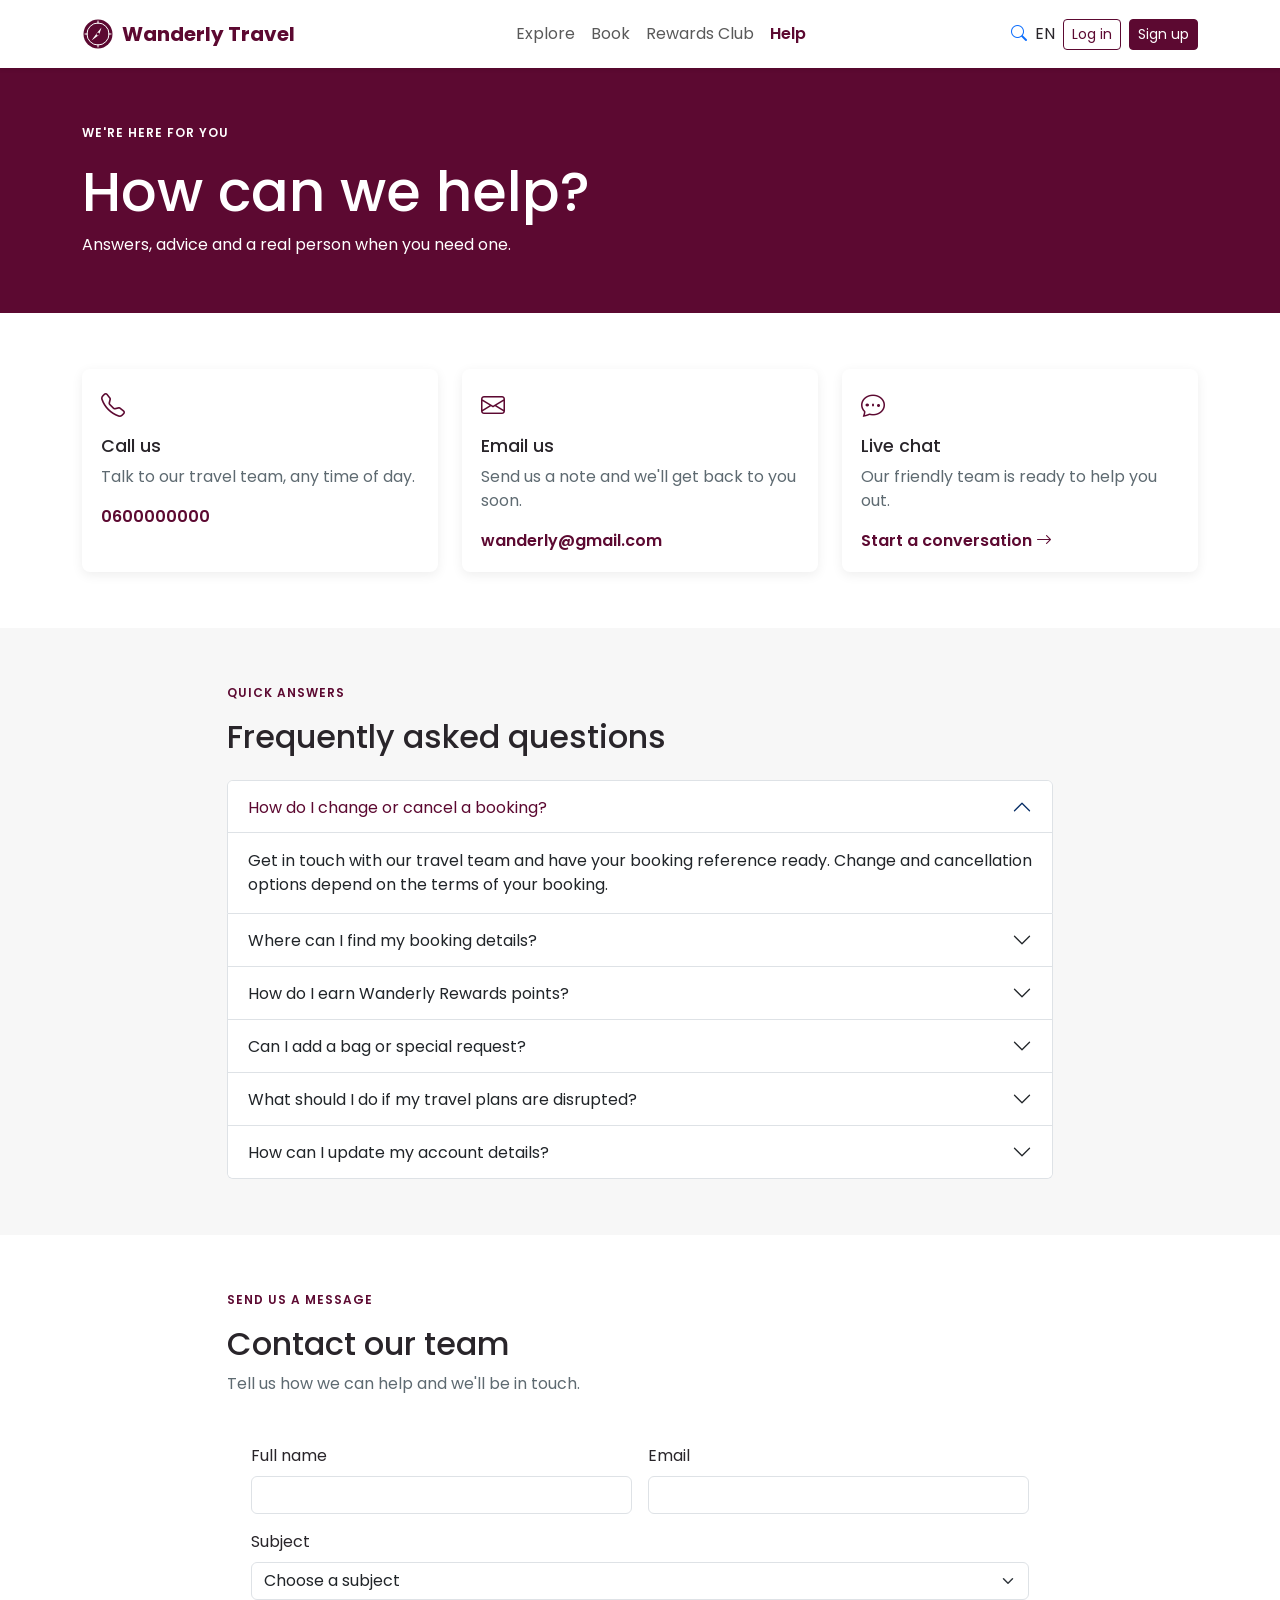
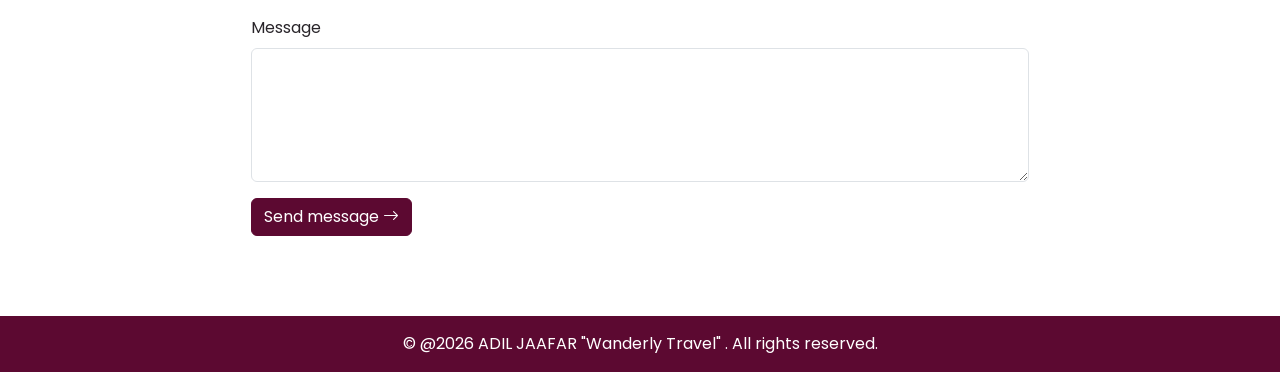
<file: help.html>
<!doctype html>
<html lang="en">
  <head>
    <meta charset="utf-8">
    <meta name="viewport" content="width=device-width, initial-scale=1">
    <meta name="description" content="Get help with your Wanderly Travel plans and bookings.">
    <title>How can we help? | Wanderly Travel</title>
    <link href="https://cdn.jsdelivr.net/npm/bootstrap@5.3.3/dist/css/bootstrap.min.css" rel="stylesheet">
    <link href="https://cdn.jsdelivr.net/npm/bootstrap-icons@1.11.3/font/bootstrap-icons.css" rel="stylesheet">
    <link href="https://fonts.googleapis.com/css2?family=Poppins:wght@400;500;600;700&display=swap" rel="stylesheet">
    <link href="style.css" rel="stylesheet">
  </head>
  <body>
    <nav class="navbar navbar-expand-lg navbar-light bg-white sticky-top shadow-sm">
      <div class="container">
        <a class="navbar-brand logo" href="index.html">
          <img src="wanderly-logo.svg" alt="Wanderly Travel logo">
          <span>Wanderly Travel</span>
        </a>
        <button class="navbar-toggler" type="button" data-bs-toggle="collapse" data-bs-target="#navLinks" aria-controls="navLinks" aria-expanded="false" aria-label="Toggle navigation">
          <span class="navbar-toggler-icon"></span>
        </button>
        <div class="collapse navbar-collapse" id="navLinks">
          <ul class="navbar-nav mx-auto">
            <li class="nav-item">
              <a class="nav-link" href="explore.html">Explore</a>
            </li>
            <li class="nav-item">
              <a class="nav-link" href="book.html">Book</a>
            </li>
            <li class="nav-item">
              <a class="nav-link" href="rewards.html">Rewards Club</a>
            </li>
            <li class="nav-item">
              <a class="nav-link active" href="help.html">Help</a>
            </li>
          </ul>
          <div class="nav-buttons d-flex align-items-center gap-2">
            <a class="search-link" href="#" aria-label="Search">
              <i class="bi bi-search"></i>
            </a>
            <span class="language">EN</span>
            <a class="btn btn-outline-main btn-sm" href="rewards.html">Log in</a>
            <a class="btn btn-main btn-sm" href="rewards.html">Sign up</a>
          </div>
        </div>
      </div>
    </nav>
    <main>
      <header class="banner">
        <div class="container">
          <p class="sub-title text-white">WE'RE HERE FOR YOU</p>
          <h1>How can we help?</h1>
          <p>Answers, advice and a real person when you need one.</p>
        </div>
      </header>
      <section class="section">
        <div class="container">
          <div class="row g-4">
            <div class="col-md-4">
              <div class="contact">
                <span class="icon">
                  <i class="bi bi-telephone"></i>
                </span>
                <h2>Call us</h2>
                <p>Talk to our travel team, any time of day.</p>
                <a href="tel:0600000000" class="simple-link">0600000000</a>
              </div>
            </div>
            <div class="col-md-4">
              <div class="contact">
                <span class="icon">
                  <i class="bi bi-envelope"></i>
                </span>
                <h2>Email us</h2>
                <p>Send us a note and we'll get back to you soon.</p>
                <a href="mailto:hello@wanderly.example" class="simple-link">wanderly@gmail.com</a>
              </div>
            </div>
            <div class="col-md-4">
              <div class="contact">
                <span class="icon">
                  <i class="bi bi-chat-dots"></i>
                </span>
                <h2>Live chat</h2>
                <p>Our friendly team is ready to help you out.</p>
                <a href="#" class="simple-link">
                  Start a conversation
                  <i class="bi bi-arrow-right"></i>
                </a>
              </div>
            </div>
          </div>
        </div>
      </section>
      <section class="section bg-light-custom">
        <div class="container faq">
          <div class="heading">
            <p class="sub-title">QUICK ANSWERS</p>
            <h2>Frequently asked questions</h2>
          </div>
          <div class="accordion" id="faqList">
            <div class="accordion-item">
              <h3 class="accordion-header">
                <button class="accordion-button" type="button" data-bs-toggle="collapse" data-bs-target="#answer1" aria-expanded="true" aria-controls="answer1">How do I change or cancel a booking?</button>
              </h3>
              <div id="answer1" class="accordion-collapse collapse show" data-bs-parent="#faqList">
                <div class="accordion-body">Get in touch with our travel team and have your booking reference ready. Change and cancellation options depend on the terms of your booking.</div>
              </div>
            </div>
            <div class="accordion-item">
              <h3 class="accordion-header">
                <button class="accordion-button collapsed" type="button" data-bs-toggle="collapse" data-bs-target="#answer2" aria-expanded="false" aria-controls="answer2">Where can I find my booking details?</button>
              </h3>
              <div id="answer2" class="accordion-collapse collapse" data-bs-parent="#faqList">
                <div class="accordion-body">Your booking confirmation includes your itinerary and reference. Check your inbox, including your junk folder, for the email from Wanderly Travel.</div>
              </div>
            </div>
            <div class="accordion-item">
              <h3 class="accordion-header">
                <button class="accordion-button collapsed" type="button" data-bs-toggle="collapse" data-bs-target="#answer3" aria-expanded="false" aria-controls="answer3">How do I earn Wanderly Rewards points?</button>
              </h3>
              <div id="answer3" class="accordion-collapse collapse" data-bs-parent="#faqList">
                <div class="accordion-body">Sign in to your rewards account before you book eligible trips and your points will be added according to the booking terms.</div>
              </div>
            </div>
            <div class="accordion-item">
              <h3 class="accordion-header">
                <button class="accordion-button collapsed" type="button" data-bs-toggle="collapse" data-bs-target="#answer4" aria-expanded="false" aria-controls="answer4">Can I add a bag or special request?</button>
              </h3>
              <div id="answer4" class="accordion-collapse collapse" data-bs-parent="#faqList">
                <div class="accordion-body">Many airlines and hotels let you add requests after booking. Contact us and we'll help you check the options for your trip.</div>
              </div>
            </div>
            <div class="accordion-item">
              <h3 class="accordion-header">
                <button class="accordion-button collapsed" type="button" data-bs-toggle="collapse" data-bs-target="#answer5" aria-expanded="false" aria-controls="answer5">What should I do if my travel plans are disrupted?</button>
              </h3>
              <div id="answer5" class="accordion-collapse collapse" data-bs-parent="#faqList">
                <div class="accordion-body">Check messages from your airline or provider and contact our support team. We'll help you understand the next steps available for your booking.</div>
              </div>
            </div>
            <div class="accordion-item">
              <h3 class="accordion-header">
                <button class="accordion-button collapsed" type="button" data-bs-toggle="collapse" data-bs-target="#answer6" aria-expanded="false" aria-controls="answer6">How can I update my account details?</button>
              </h3>
              <div id="answer6" class="accordion-collapse collapse" data-bs-parent="#faqList">
                <div class="accordion-body">Log in to your Wanderly Rewards account to update your details. For security-related changes, our team may ask you to confirm your identity.</div>
              </div>
            </div>
          </div>
        </div>
      </section>
      <section class="section">
        <div class="container form-box">
          <div class="heading">
            <p class="sub-title">SEND US A MESSAGE</p>
            <h2>Contact our team</h2>
            <p>Tell us how we can help and we'll be in touch.</p>
          </div>
          <form data-validate-form novalidate>
            <div class="row g-3">
              <div class="col-md-6">
                <label class="form-label" for="name">Full name</label>
                <input class="form-control" id="name" name="name" required>
              </div>
              <div class="col-md-6">
                <label class="form-label" for="email">Email</label>
                <input class="form-control" id="email" name="email" type="email" required>
              </div>
              <div class="col-12">
                <label class="form-label" for="subject">Subject</label>
                <select class="form-select" id="subject" name="subject" required>
                  <option value="">Choose a subject</option>
                  <option>Existing booking</option>
                  <option>Rewards membership</option>
                  <option>New trip enquiry</option>
                  <option>Other question</option>
                </select>
              </div>
              <div class="col-12">
                <label class="form-label" for="message">Message</label>
                <textarea class="form-control" id="message" name="message" rows="5" minlength="10" required></textarea>
              </div>
              <div class="col-12">
                <button class="btn btn-main" type="submit">
                  Send message
                  <i class="bi bi-arrow-right"></i>
                </button>
              </div>
            </div>
            <div class="form-message" aria-live="polite"></div>
          </form>
        </div>
      </section>
    </main>
    <footer class="footer">
      <div class="container">
        <p>&copy; @2026 ADIL JAAFAR "Wanderly Travel" . All rights reserved.</p>
      </div>
    </footer>
    <script src="https://cdn.jsdelivr.net/npm/bootstrap@5.3.3/dist/js/bootstrap.bundle.min.js"></script>
    <script src="script.js"></script>
  </body>
</html>
</file>
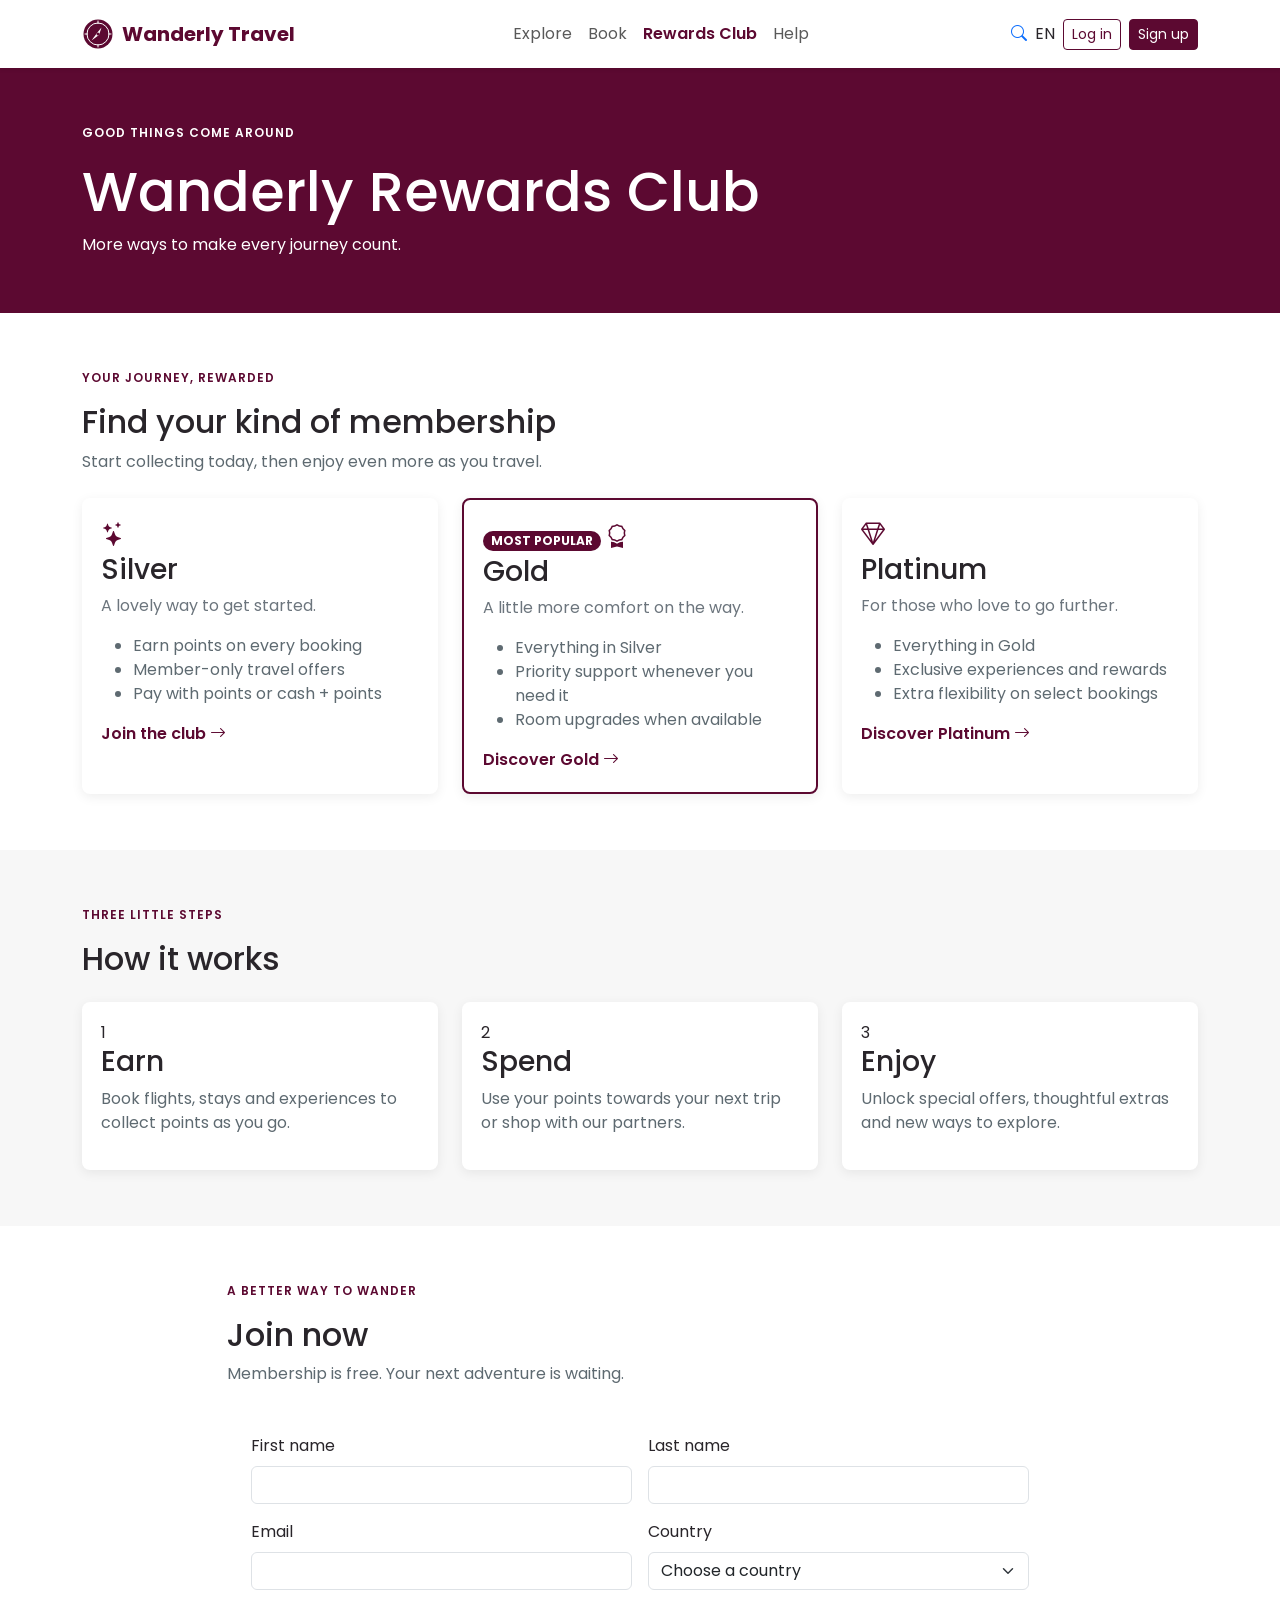
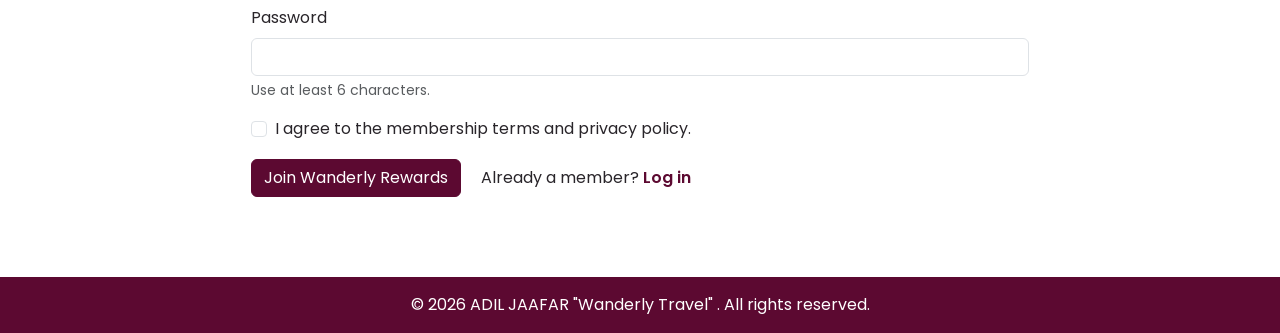
<file: rewards.html>
<!doctype html>
<html lang="en">
  <head>
    <meta charset="utf-8">
    <meta name="viewport" content="width=device-width, initial-scale=1">
    <meta name="description" content="Join Wanderly Rewards Club and make every journey count.">
    <title>Wanderly Rewards Club | Wanderly Travel</title>
    <link href="https://cdn.jsdelivr.net/npm/bootstrap@5.3.3/dist/css/bootstrap.min.css" rel="stylesheet">
    <link href="https://cdn.jsdelivr.net/npm/bootstrap-icons@1.11.3/font/bootstrap-icons.css" rel="stylesheet">
    <link href="https://fonts.googleapis.com/css2?family=Poppins:wght@400;500;600;700&display=swap" rel="stylesheet">
    <link href="style.css" rel="stylesheet">
  </head>
  <body>
    <nav class="navbar navbar-expand-lg navbar-light bg-white sticky-top shadow-sm">
      <div class="container">
        <a class="navbar-brand logo" href="index.html">
          <img src="wanderly-logo.svg" alt="Wanderly Travel logo">
          <span>Wanderly Travel</span>
        </a>
        <button class="navbar-toggler" type="button" data-bs-toggle="collapse" data-bs-target="#navLinks" aria-controls="navLinks" aria-expanded="false" aria-label="Toggle navigation">
          <span class="navbar-toggler-icon"></span>
        </button>
        <div class="collapse navbar-collapse" id="navLinks">
          <ul class="navbar-nav mx-auto">
            <li class="nav-item">
              <a class="nav-link" href="explore.html">Explore</a>
            </li>
            <li class="nav-item">
              <a class="nav-link" href="book.html">Book</a>
            </li>
            <li class="nav-item">
              <a class="nav-link active" href="rewards.html">Rewards Club</a>
            </li>
            <li class="nav-item">
              <a class="nav-link" href="help.html">Help</a>
            </li>
          </ul>
          <div class="nav-buttons d-flex align-items-center gap-2">
            <a class="search-link" href="#" aria-label="Search">
              <i class="bi bi-search"></i>
            </a>
            <span class="language">EN</span>
            <a class="btn btn-outline-main btn-sm" href="rewards.html">Log in</a>
            <a class="btn btn-main btn-sm" href="rewards.html">Sign up</a>
          </div>
        </div>
      </div>
    </nav>
    <main>
      <header class="banner">
        <div class="container">
          <p class="sub-title text-white">GOOD THINGS COME AROUND</p>
          <h1>Wanderly Rewards Club</h1>
          <p>More ways to make every journey count.</p>
        </div>
      </header>
      <section class="section">
        <div class="container">
          <div class="heading">
            <p class="sub-title">YOUR JOURNEY, REWARDED</p>
            <h2>Find your kind of membership</h2>
            <p>Start collecting today, then enjoy even more as you travel.</p>
          </div>
          <div class="row g-4">
            <div class="col-md-4">
              <article class="tier h-100">
                <span class="icon silver">
                  <i class="bi bi-stars"></i>
                </span>
                <h3>Silver</h3>
                <p class="text-secondary">A lovely way to get started.</p>
                <ul>
                  <li>Earn points on every booking</li>
                  <li>Member-only travel offers</li>
                  <li>Pay with points or cash + points</li>
                </ul>
                <a href="#join" class="simple-link">
                  Join the club
                  <i class="bi bi-arrow-right"></i>
                </a>
              </article>
            </div>
            <div class="col-md-4">
              <article class="tier featured h-100">
                <span class="badge rounded-pill">MOST POPULAR</span>
                <span class="icon gold">
                  <i class="bi bi-award"></i>
                </span>
                <h3>Gold</h3>
                <p class="text-secondary">A little more comfort on the way.</p>
                <ul>
                  <li>Everything in Silver</li>
                  <li>Priority support whenever you need it</li>
                  <li>Room upgrades when available</li>
                </ul>
                <a href="#join" class="simple-link">
                  Discover Gold
                  <i class="bi bi-arrow-right"></i>
                </a>
              </article>
            </div>
            <div class="col-md-4">
              <article class="tier h-100">
                <span class="icon platinum">
                  <i class="bi bi-gem"></i>
                </span>
                <h3>Platinum</h3>
                <p class="text-secondary">For those who love to go further.</p>
                <ul>
                  <li>Everything in Gold</li>
                  <li>Exclusive experiences and rewards</li>
                  <li>Extra flexibility on select bookings</li>
                </ul>
                <a href="#join" class="simple-link">
                  Discover Platinum
                  <i class="bi bi-arrow-right"></i>
                </a>
              </article>
            </div>
          </div>
        </div>
      </section>
      <section class="section bg-light-custom">
        <div class="container">
          <div class="heading">
            <p class="sub-title">THREE LITTLE STEPS</p>
            <h2>How it works</h2>
          </div>
          <div class="row g-4">
            <div class="col-md-4">
              <div class="step">
                <span>1</span>
                <h3>Earn</h3>
                <p>Book flights, stays and experiences to collect points as you go.</p>
              </div>
            </div>
            <div class="col-md-4">
              <div class="step">
                <span>2</span>
                <h3>Spend</h3>
                <p>Use your points towards your next trip or shop with our partners.</p>
              </div>
            </div>
            <div class="col-md-4">
              <div class="step">
                <span>3</span>
                <h3>Enjoy</h3>
                <p>Unlock special offers, thoughtful extras and new ways to explore.</p>
              </div>
            </div>
          </div>
        </div>
      </section>
      <section class="section" id="join">
        <div class="container form-box">
          <div class="heading">
            <p class="sub-title">A BETTER WAY TO WANDER</p>
            <h2>Join now</h2>
            <p>Membership is free. Your next adventure is waiting.</p>
          </div>
          <form data-validate-form novalidate>
            <div class="row g-3">
              <div class="col-md-6">
                <label class="form-label" for="first">First name</label>
                <input class="form-control" id="first" name="first" required>
              </div>
              <div class="col-md-6">
                <label class="form-label" for="last">Last name</label>
                <input class="form-control" id="last" name="last" required>
              </div>
              <div class="col-md-6">
                <label class="form-label" for="email">Email</label>
                <input class="form-control" id="email" name="email" type="email" required>
              </div>
              <div class="col-md-6">
                <label class="form-label" for="country">Country</label>
                <select class="form-select" id="country" name="country" required>
                  <option value="">Choose a country</option>
                  <option>Australia</option>
                  <option>Canada</option>
                  <option>France</option>
                  <option>United Kingdom</option>
                  <option>United States</option>
                  <option>Other</option>
                </select>
              </div>
              <div class="col-12">
                <label class="form-label" for="password">Password</label>
                <input class="form-control" id="password" name="password" type="password" minlength="6" required>
                <div class="form-text">Use at least 6 characters.</div>
              </div>
              <div class="col-12 form-check ms-2">
                <input class="form-check-input" type="checkbox" id="terms" name="terms" required>
                <label class="form-check-label" for="terms">I agree to the membership terms and privacy policy.</label>
              </div>
              <div class="col-12">
                <button class="btn btn-main" type="submit">Join Wanderly Rewards</button>
                <span class="ms-3">
                  Already a member?
                  <a href="#" class="simple-link">Log in</a>
                </span>
              </div>
            </div>
            <div class="form-message" aria-live="polite"></div>
          </form>
        </div>
      </section>
    </main>
    <footer class="footer">
      <div class="container">
        <p>&copy; 2026 ADIL JAAFAR "Wanderly Travel" . All rights reserved.</p>
      </div>
    </footer>
    <script src="https://cdn.jsdelivr.net/npm/bootstrap@5.3.3/dist/js/bootstrap.bundle.min.js"></script>
    <script src="script.js"></script>
  </body>
</html>
</file>
<file: style.css>
/* des styles pour sitweb wanderly. */
:root {
  --logo: #5c0931;
  --grey: #5e6a71;
  --light: #f7f7f7;
}
body {
  color: #29252a;
  font-family: "Poppins", sans-serif;
}
.logo, .simple-link {
  color: var(--logo);
}
.logo {
  align-items: center;
  display: inline-flex;
  font-weight: 700;
}
.logo img {
  height: 32px;
  margin-right: .5rem;
  width: 32px;
}
.navbar {
  min-height: 68px;
}
.navbar .nav-link.active {
  color: var(--logo);
  font-weight: 600;
}
.btn-main {
  background: var(--logo);
  border-color: var(--logo);
  color: white;
}
.btn-main:hover {
  background: #430622;
  color: white;
}
.btn-outline-main {
  border-color: var(--logo);
  color: var(--logo);
}
.btn-outline-main:hover {
  background: var(--logo);
  color: white;
}
.bg-light-custom {
  background: var(--light);
}
.section {
  padding: 3.5rem 0;
}
.heading {
  margin-bottom: 1.5rem;
}
.heading > p:not(.sub-title), .package p, .highlight-text p {
  color: var(--grey);
}
.sub-title {
  color: var(--logo);
  font-size: .75rem;
  font-weight: 600;
  letter-spacing: 1px;
}
.simple-link {
  font-weight: 600;
  text-decoration: none;
}
.hero {
  margin-bottom: 3rem;
  position: relative;
}
.hero-photo {
  height: 560px;
  object-fit: cover;
}
.carousel-item::after {
  background: linear-gradient(90deg, #0009, transparent);
  content: "";
  inset: 0;
  position: absolute;
}
.hero-text {
  bottom: 24%;
  left: 10%;
  text-align: left;
  z-index: 1;
}
.hero-text h1 {
  font-size: clamp(2rem, 5vw, 4rem);
}
.search-box {
  bottom: -45px;
  left: 0;
  position: absolute;
  right: 0;
}
.search-form {
  background: white;
  border-radius: 8px;
  padding: 1.2rem;
}
.form-message {
  margin-top: 1rem;
}
.form-message:empty {
  display: none;
}
.form-message .alert {
  margin-bottom: 0;
}
.offer-card {
  border-radius: 8px;
  color: white;
  height: 300px;
  overflow: hidden;
  position: relative;
}
.offer-card::after {
  background: linear-gradient(transparent, #000b);
  content: "";
  inset: 0;
  position: absolute;
}
.offer-card img {
  height: 100%;
  object-fit: cover;
  width: 100%;
}
.offer-text {
  bottom: 0;
  left: 0;
  padding: 1.5rem;
  position: absolute;
  z-index: 1;
}
.place-card {
  background: white;
  border-radius: 8px;
  box-shadow: 0 3px 12px #00000012;
  display: block;
  height: 100%;
  overflow: hidden;
  text-decoration: none;
}
.place-card img {
  height: 180px;
  object-fit: cover;
  width: 100%;
}
.place-card > div {
  padding: .9rem;
}
.place-card h2, .place-card h3 {
  color: #29252a;
  font-size: 1rem;
}
.place-card span:not(.badge) {
  color: var(--grey);
  font-size: .85rem;
}
.place .place-card img {
  height: 220px;
}
.side-photo {
  border-radius: 8px;
  max-height: 400px;
  object-fit: cover;
  width: 100%;
}
.highlight + .highlight {
  margin-top: 3rem;
}
.benefit, .service, .contact, .tier, .step {
  background: white;
  border-radius: 8px;
  box-shadow: 0 3px 12px #00000012;
  height: 100%;
  padding: 1.2rem;
}
.benefit {
  text-align: center;
}
.benefit i, .service i {
  color: var(--logo);
  font-size: 1.5rem;
}
.package {
  border: 0;
  border-radius: 8px;
  overflow: hidden;
}
.package .card-img-top {
  height: 190px;
  object-fit: cover;
}
.package-list {
  padding-left: 1.1rem;
}
.package-list i {
  color: var(--logo);
}
.newsletter, .banner {
  background: var(--logo);
  color: white;
}
.newsletter {
  padding: 2.5rem 0;
}
.banner {
  padding: 3.5rem 0;
}
.banner h1 {
  font-size: clamp(2rem, 5vw, 3.5rem);
}
.banner p:last-child {
  margin-bottom: 0;
}
.filter-btn {
  border-radius: 20px;
}
.service {
  color: inherit;
  display: block;
  text-decoration: none;
}
.service h2, .contact h2 {
  font-size: 1.1rem;
  margin-top: .7rem;
}
.contact p, .step p, .tier ul {
  color: var(--grey);
}
.icon {
  color: var(--logo);
  font-size: 1.5rem;
}
.featured {
  border: 2px solid var(--logo);
}
.featured > .badge {
  background: var(--logo);
  color: white;
}
.faq, .form-box {
  max-width: 850px;
}
.accordion-button:not(.collapsed) {
  background: white;
  color: var(--logo);
}
.form-box form {
  background: white;
  border-radius: 8px;
  padding: 1.5rem;
}
.newsletter .form-label {
  color: white;
}
.footer {
  background: var(--logo);
  color: white;
  padding: 1rem 0;
  text-align: center;
}
.footer p {
  margin: 0;
}
@media (max-width: 767px) {
  .section {
    padding: 2.5rem 0;
  }
  .hero-photo {
    height: 470px;
  }
  .hero-text {
    bottom: 25%;
    left: 8%;
  }
  .search-box {
    bottom: -170px;
    padding: 0 1rem;
  }
  .hero {
    margin-bottom: 11rem;
  }
  .place-card img, .place .place-card img {
    height: 150px;
  }
  .offer-card {
    height: 260px;
  }
}
</file>
